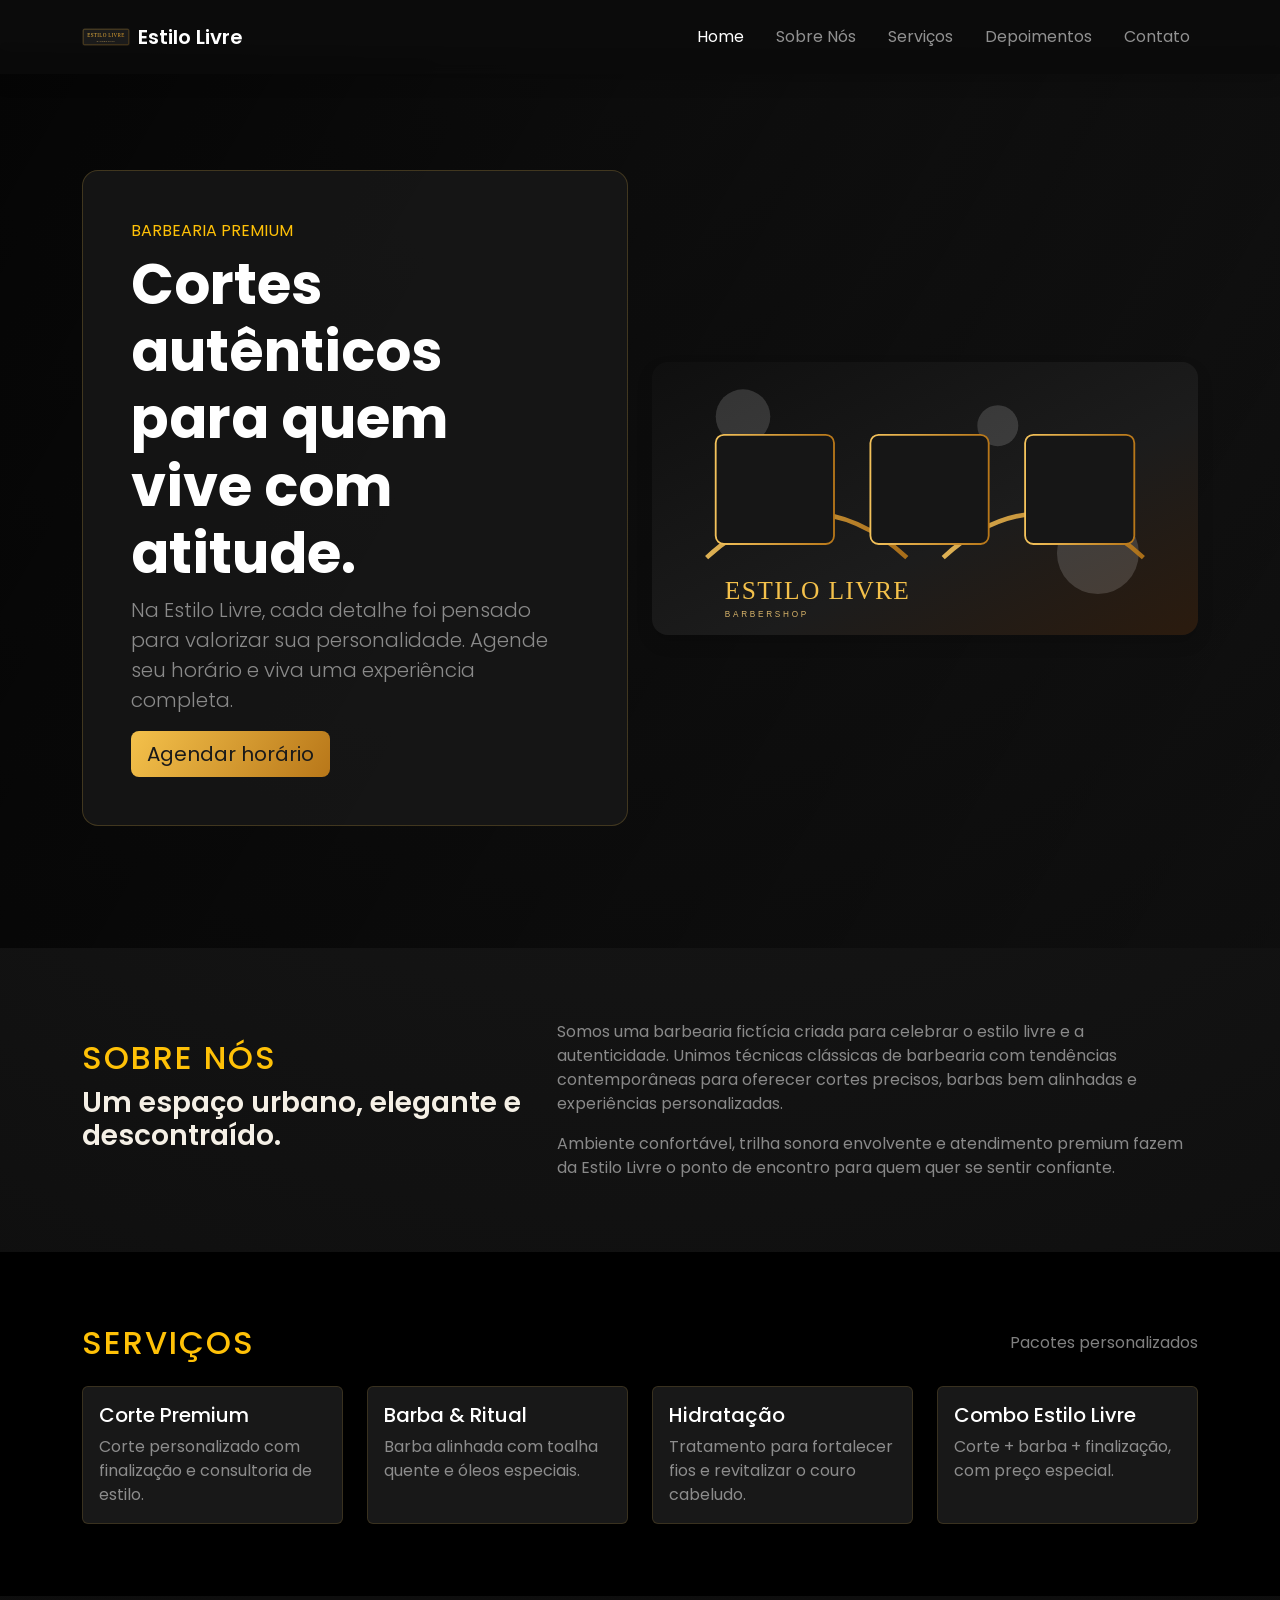
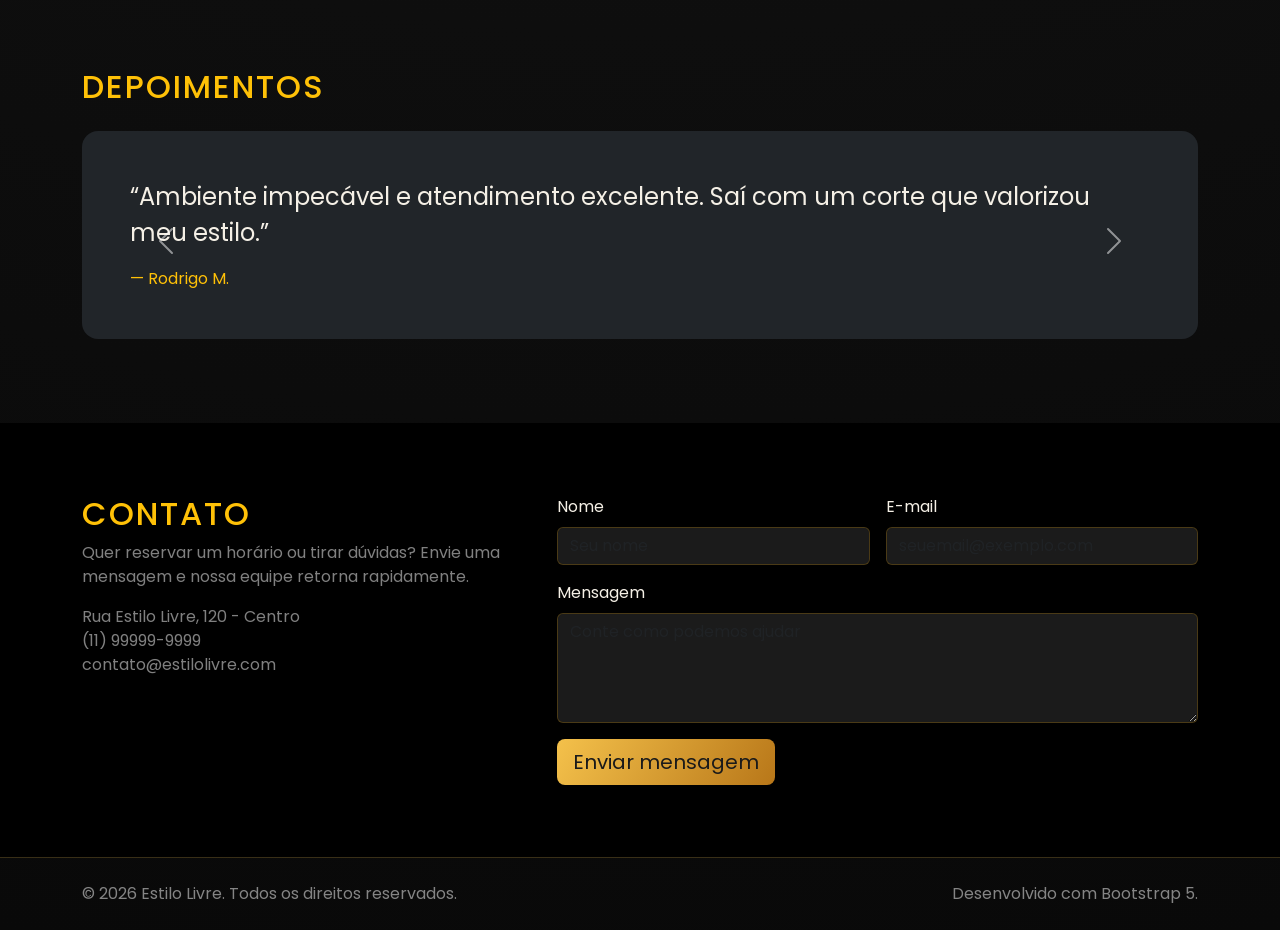
<file: index.html>
﻿<!doctype html>
<html lang="pt-br">
  <head>
    <meta charset="utf-8">
    <meta name="viewport" content="width=device-width, initial-scale=1">
    <title>Estilo Livre | Barbearia</title>
    <link rel="preconnect" href="https://fonts.googleapis.com">
    <link rel="preconnect" href="https://fonts.gstatic.com" crossorigin>
    <link href="https://fonts.googleapis.com/css2?family=Poppins:wght@300;400;500;600;700&display=swap" rel="stylesheet">
    <link href="https://cdn.jsdelivr.net/npm/bootstrap@5.3.3/dist/css/bootstrap.min.css" rel="stylesheet">
    <link href="css/style.css" rel="stylesheet">
  </head>
  <body>
    <header class="navbar navbar-expand-lg navbar-dark fixed-top shadow">
      <div class="container">
        <a class="navbar-brand d-flex align-items-center gap-2" href="#home">
          <img src="img/logo.svg" alt="Logo Estilo Livre" width="48" height="48">
          <span class="fw-semibold">Estilo Livre</span>
        </a>
        <button class="navbar-toggler" type="button" data-bs-toggle="collapse" data-bs-target="#menu" aria-controls="menu" aria-expanded="false" aria-label="Alternar navegação">
          <span class="navbar-toggler-icon"></span>
        </button>
        <nav class="collapse navbar-collapse justify-content-end" id="menu">
          <ul class="navbar-nav gap-lg-3">
            <li class="nav-item"><a class="nav-link" href="#home">Home</a></li>
            <li class="nav-item"><a class="nav-link" href="#sobre">Sobre Nós</a></li>
            <li class="nav-item"><a class="nav-link" href="#servicos">Serviços</a></li>
            <li class="nav-item"><a class="nav-link" href="#depoimentos">Depoimentos</a></li>
            <li class="nav-item"><a class="nav-link" href="#contato">Contato</a></li>
          </ul>
        </nav>
      </div>
    </header>

    <main class="pt-5" data-bs-spy="scroll" data-bs-target="#menu" tabindex="0">
      <section id="home" class="hero min-vh-100 d-flex align-items-center text-white">
        <div class="container py-5">
          <div class="row align-items-center g-4">
            <div class="col-lg-6">
              <div class="hero-card p-4 p-lg-5 rounded-4">
                <p class="text-uppercase text-warning mb-2">Barbearia premium</p>
                <h1 class="display-4 fw-bold">Cortes autênticos para quem vive com atitude.</h1>
                <p class="lead text-white-50">Na Estilo Livre, cada detalhe foi pensado para valorizar sua personalidade. Agende seu horário e viva uma experiência completa.</p>
                <a class="btn btn-accent btn-lg" href="#contato">Agendar horário</a>
              </div>
            </div>
            <div class="col-lg-6">
              <img class="img-fluid rounded-4 shadow" src="img/hero.svg" alt="Interior moderno da barbearia">
            </div>
          </div>
        </div>
      </section>

      <section id="sobre" class="py-5">
        <div class="container py-4">
          <div class="row align-items-center g-4">
            <div class="col-lg-5">
              <h2 class="section-title text-warning">Sobre nós</h2>
              <h3 class="fw-semibold">Um espaço urbano, elegante e descontraído.</h3>
            </div>
            <div class="col-lg-7">
              <p class="text-white-50">Somos uma barbearia fictícia criada para celebrar o estilo livre e a autenticidade. Unimos técnicas clássicas de barbearia com tendências contemporâneas para oferecer cortes precisos, barbas bem alinhadas e experiências personalizadas.</p>
              <p class="text-white-50 mb-0">Ambiente confortável, trilha sonora envolvente e atendimento premium fazem da Estilo Livre o ponto de encontro para quem quer se sentir confiante.</p>
            </div>
          </div>
        </div>
      </section>

      <section id="servicos" class="py-5 bg-black">
        <div class="container py-4">
          <div class="d-flex justify-content-between align-items-center mb-4">
            <h2 class="section-title text-warning mb-0">Serviços</h2>
            <span class="text-white-50">Pacotes personalizados</span>
          </div>
          <div class="row g-4">
            <div class="col-md-6 col-lg-3">
              <div class="card service-card h-100 text-white">
                <div class="card-body">
                  <h5 class="card-title">Corte Premium</h5>
                  <p class="card-text text-white-50">Corte personalizado com finalização e consultoria de estilo.</p>
                </div>
              </div>
            </div>
            <div class="col-md-6 col-lg-3">
              <div class="card service-card h-100 text-white">
                <div class="card-body">
                  <h5 class="card-title">Barba & Ritual</h5>
                  <p class="card-text text-white-50">Barba alinhada com toalha quente e óleos especiais.</p>
                </div>
              </div>
            </div>
            <div class="col-md-6 col-lg-3">
              <div class="card service-card h-100 text-white">
                <div class="card-body">
                  <h5 class="card-title">Hidratação</h5>
                  <p class="card-text text-white-50">Tratamento para fortalecer fios e revitalizar o couro cabeludo.</p>
                </div>
              </div>
            </div>
            <div class="col-md-6 col-lg-3">
              <div class="card service-card h-100 text-white">
                <div class="card-body">
                  <h5 class="card-title">Combo Estilo Livre</h5>
                  <p class="card-text text-white-50">Corte + barba + finalização, com preço especial.</p>
                </div>
              </div>
            </div>
          </div>
        </div>
      </section>

      <section id="depoimentos" class="py-5">
        <div class="container py-4">
          <h2 class="section-title text-warning mb-4">Depoimentos</h2>
          <div id="carouselDepoimentos" class="carousel slide" data-bs-ride="carousel">
            <div class="carousel-inner">
              <div class="carousel-item active">
                <div class="p-4 p-lg-5 rounded-4 bg-dark">
                  <p class="fs-4">“Ambiente impecável e atendimento excelente. Saí com um corte que valorizou meu estilo.”</p>
                  <p class="text-warning mb-0">— Rodrigo M.</p>
                </div>
              </div>
              <div class="carousel-item">
                <div class="p-4 p-lg-5 rounded-4 bg-dark">
                  <p class="fs-4">“A barba ficou perfeita e o ritual com toalha quente é sensacional.”</p>
                  <p class="text-warning mb-0">— Camila S.</p>
                </div>
              </div>
              <div class="carousel-item">
                <div class="p-4 p-lg-5 rounded-4 bg-dark">
                  <p class="fs-4">“Time muito atencioso. A experiência inteira transmite sofisticação.”</p>
                  <p class="text-warning mb-0">— Felipe R.</p>
                </div>
              </div>
            </div>
            <button class="carousel-control-prev" type="button" data-bs-target="#carouselDepoimentos" data-bs-slide="prev">
              <span class="carousel-control-prev-icon" aria-hidden="true"></span>
              <span class="visually-hidden">Anterior</span>
            </button>
            <button class="carousel-control-next" type="button" data-bs-target="#carouselDepoimentos" data-bs-slide="next">
              <span class="carousel-control-next-icon" aria-hidden="true"></span>
              <span class="visually-hidden">Próximo</span>
            </button>
          </div>
        </div>
      </section>

      <section id="contato" class="py-5 bg-black">
        <div class="container py-4">
          <div class="row g-4">
            <div class="col-lg-5">
              <h2 class="section-title text-warning">Contato</h2>
              <p class="text-white-50">Quer reservar um horário ou tirar dúvidas? Envie uma mensagem e nossa equipe retorna rapidamente.</p>
              <ul class="list-unstyled text-white-50">
                <li>Rua Estilo Livre, 120 - Centro</li>
                <li>(11) 99999-9999</li>
                <li>contato@estilolivre.com</li>
              </ul>
            </div>
            <div class="col-lg-7">
              <form class="row g-3">
                <div class="col-md-6">
                  <label for="nome" class="form-label">Nome</label>
                  <input type="text" class="form-control" id="nome" placeholder="Seu nome">
                </div>
                <div class="col-md-6">
                  <label for="email" class="form-label">E-mail</label>
                  <input type="email" class="form-control" id="email" placeholder="seuemail@exemplo.com">
                </div>
                <div class="col-12">
                  <label for="mensagem" class="form-label">Mensagem</label>
                  <textarea class="form-control" id="mensagem" rows="4" placeholder="Conte como podemos ajudar"></textarea>
                </div>
                <div class="col-12">
                  <button type="submit" class="btn btn-accent btn-lg">Enviar mensagem</button>
                </div>
              </form>
            </div>
          </div>
        </div>
      </section>
    </main>

    <footer class="py-4">
      <div class="container d-flex flex-column flex-md-row align-items-center justify-content-between">
        <span class="text-white-50">© 2026 Estilo Livre. Todos os direitos reservados.</span>
        <span class="text-white-50">Desenvolvido com Bootstrap 5.</span>
      </div>
    </footer>

    <script src="https://cdn.jsdelivr.net/npm/bootstrap@5.3.3/dist/js/bootstrap.bundle.min.js"></script>
  </body>
</html>
</file>
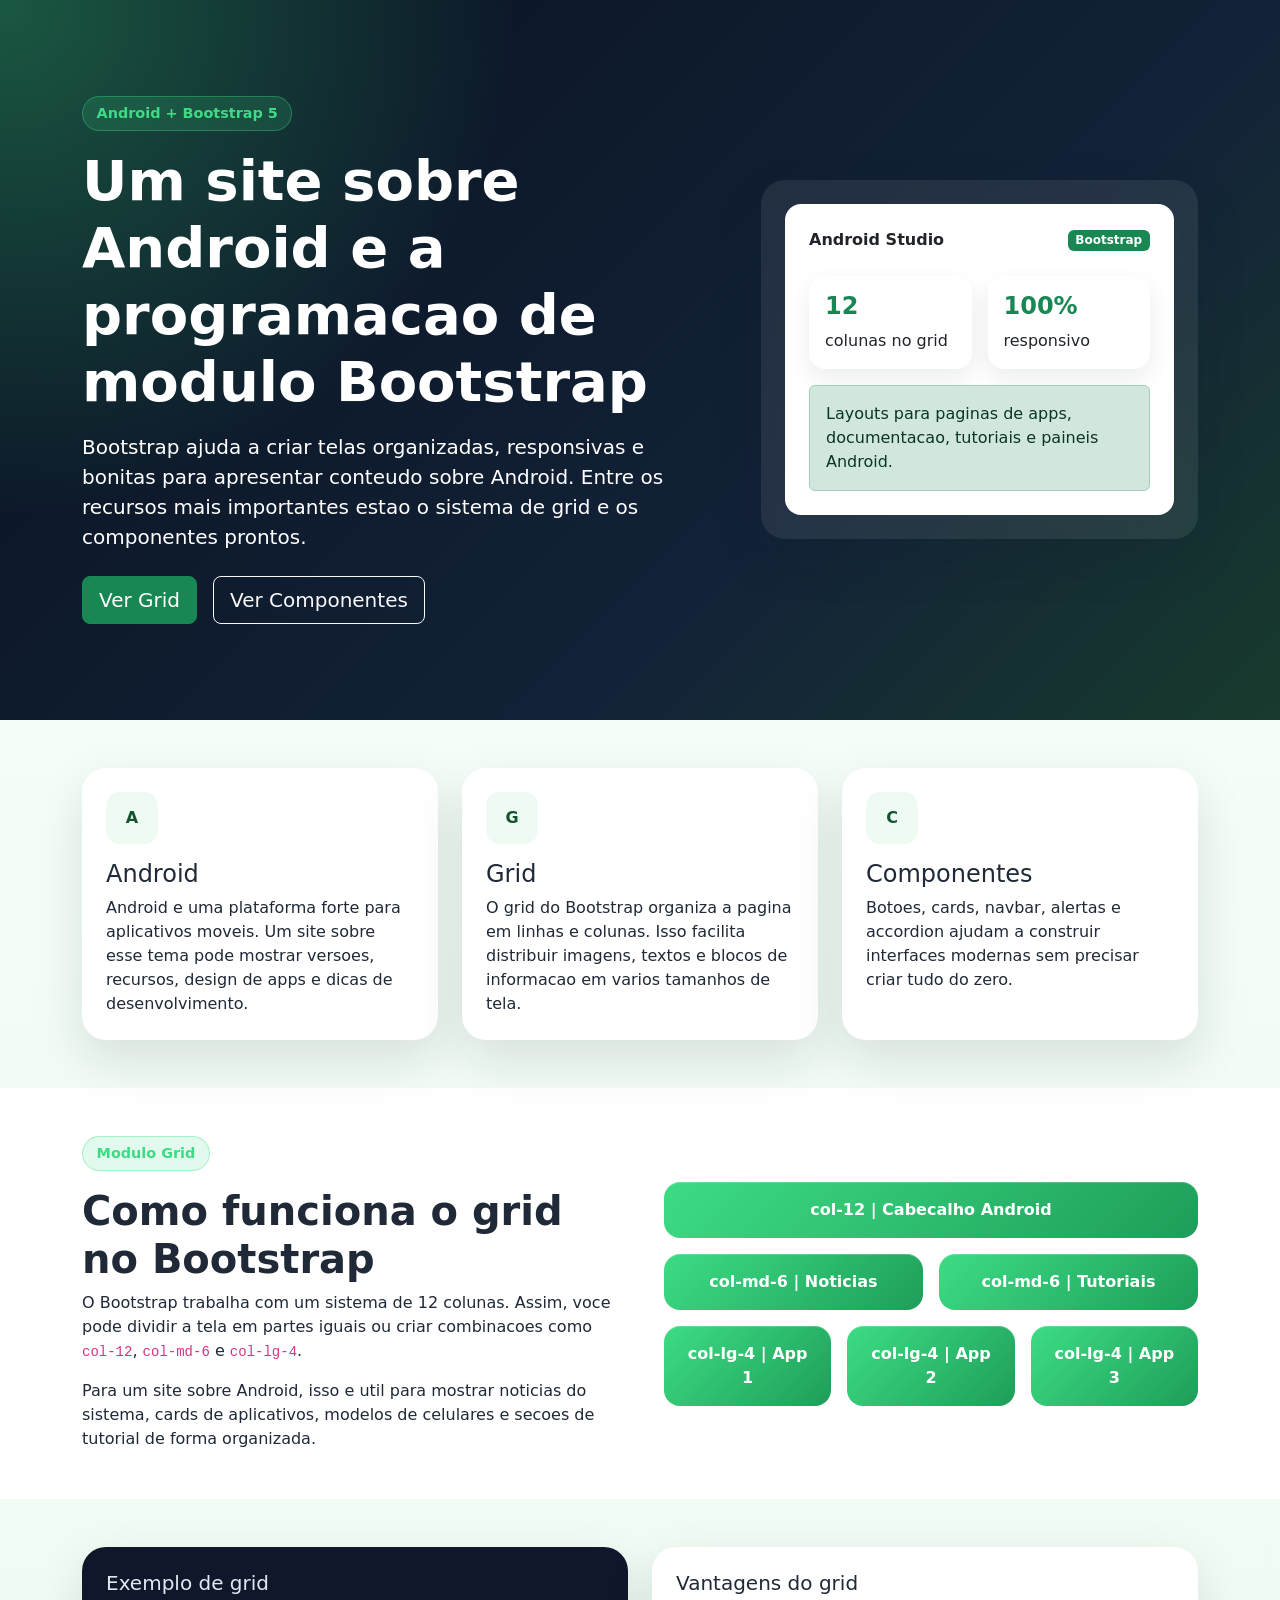
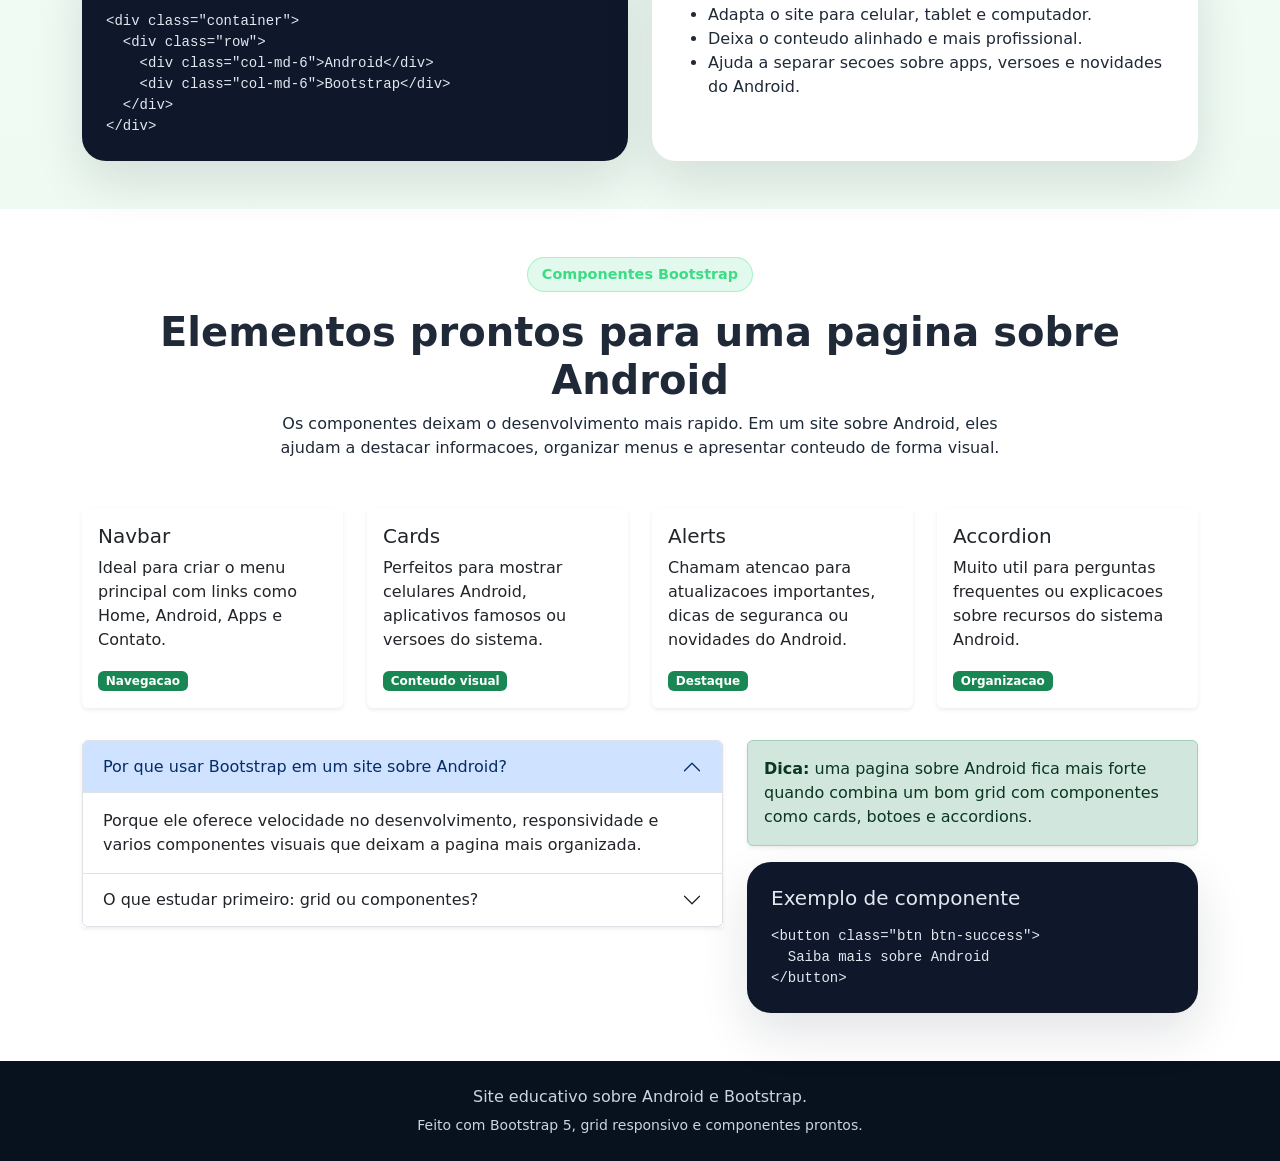
<file: op/android-bootstrap-site.html>
﻿<!DOCTYPE html>
<html lang="pt-BR">
<head>
    <meta charset="UTF-8">
    <meta name="viewport" content="width=device-width, initial-scale=1.0">
    <title>Android e Bootstrap</title>
    <link href="https://cdn.jsdelivr.net/npm/bootstrap@5.3.3/dist/css/bootstrap.min.css" rel="stylesheet">
    <style>
        :root {
            --android-green: #3ddc84;
            --android-dark: #0f172a;
            --soft-bg: #eefbf3;
            --accent: #14532d;
        }

        body {
            background: linear-gradient(180deg, #f8fff9 0%, #e9f8ef 100%);
            color: #1f2937;
        }

        .hero {
            background: radial-gradient(circle at top left, rgba(61, 220, 132, 0.35), transparent 35%),
                        linear-gradient(135deg, #08121f, #132238 65%, #173b2d);
            color: #fff;
        }

        .hero-badge,
        .section-tag {
            display: inline-block;
            background: rgba(61, 220, 132, 0.15);
            color: var(--android-green);
            border: 1px solid rgba(61, 220, 132, 0.35);
            border-radius: 999px;
            padding: 0.35rem 0.85rem;
            font-size: 0.9rem;
            font-weight: 600;
        }

        .hero-phone,
        .info-card,
        .code-card {
            border: 0;
            border-radius: 1.5rem;
            box-shadow: 0 20px 50px rgba(15, 23, 42, 0.12);
        }

        .hero-phone {
            background: rgba(255, 255, 255, 0.08);
            backdrop-filter: blur(8px);
        }

        .stat-box {
            background: #fff;
            border-radius: 1rem;
            padding: 1rem;
            height: 100%;
            box-shadow: 0 10px 24px rgba(15, 23, 42, 0.08);
        }

        .feature-icon {
            width: 52px;
            height: 52px;
            display: inline-flex;
            align-items: center;
            justify-content: center;
            border-radius: 14px;
            background: var(--soft-bg);
            color: var(--accent);
            font-weight: 700;
        }

        .android-grid-demo .demo-block {
            background: linear-gradient(135deg, #3ddc84, #1e9e59);
            color: #fff;
            border-radius: 1rem;
            padding: 1rem;
            text-align: center;
            font-weight: 600;
            box-shadow: inset 0 1px 0 rgba(255, 255, 255, 0.2);
        }

        .code-card {
            background: #0f172a;
            color: #e2e8f0;
        }

        pre {
            margin: 0;
            white-space: pre-wrap;
        }

        footer {
            background: #08121f;
            color: #cbd5e1;
        }
    </style>
</head>
<body>
    <section class="hero py-5">
        <div class="container py-5">
            <div class="row align-items-center g-5">
                <div class="col-lg-7">
                    <span class="hero-badge mb-3">Android + Bootstrap 5</span>
                    <h1 class="display-4 fw-bold mb-3">Um site sobre Android e a programacao de modulo Bootstrap</h1>
                    <p class="lead mb-4">Bootstrap ajuda a criar telas organizadas, responsivas e bonitas para apresentar conteudo sobre Android. Entre os recursos mais importantes estao o sistema de <strong>grid</strong> e os <strong>componentes prontos</strong>.</p>
                    <div class="d-flex flex-wrap gap-3">
                        <a href="#grid" class="btn btn-success btn-lg">Ver Grid</a>
                        <a href="#componentes" class="btn btn-outline-light btn-lg">Ver Componentes</a>
                    </div>
                </div>
                <div class="col-lg-5">
                    <div class="hero-phone p-4">
                        <div class="bg-white text-dark rounded-4 p-4">
                            <div class="d-flex justify-content-between align-items-center mb-4">
                                <strong>Android Studio</strong>
                                <span class="badge text-bg-success">Bootstrap</span>
                            </div>
                            <div class="row g-3">
                                <div class="col-6">
                                    <div class="stat-box">
                                        <h2 class="h4 fw-bold text-success">12</h2>
                                        <p class="mb-0">colunas no grid</p>
                                    </div>
                                </div>
                                <div class="col-6">
                                    <div class="stat-box">
                                        <h2 class="h4 fw-bold text-success">100%</h2>
                                        <p class="mb-0">responsivo</p>
                                    </div>
                                </div>
                                <div class="col-12">
                                    <div class="alert alert-success mb-0">
                                        Layouts para paginas de apps, documentacao, tutoriais e paineis Android.
                                    </div>
                                </div>
                            </div>
                        </div>
                    </div>
                </div>
            </div>
        </div>
    </section>

    <main>
        <section class="py-5">
            <div class="container">
                <div class="row g-4">
                    <div class="col-md-4">
                        <div class="info-card bg-white p-4 h-100">
                            <div class="feature-icon mb-3">A</div>
                            <h2 class="h4">Android</h2>
                            <p class="mb-0">Android e uma plataforma forte para aplicativos moveis. Um site sobre esse tema pode mostrar versoes, recursos, design de apps e dicas de desenvolvimento.</p>
                        </div>
                    </div>
                    <div class="col-md-4">
                        <div class="info-card bg-white p-4 h-100">
                            <div class="feature-icon mb-3">G</div>
                            <h2 class="h4">Grid</h2>
                            <p class="mb-0">O grid do Bootstrap organiza a pagina em linhas e colunas. Isso facilita distribuir imagens, textos e blocos de informacao em varios tamanhos de tela.</p>
                        </div>
                    </div>
                    <div class="col-md-4">
                        <div class="info-card bg-white p-4 h-100">
                            <div class="feature-icon mb-3">C</div>
                            <h2 class="h4">Componentes</h2>
                            <p class="mb-0">Botoes, cards, navbar, alertas e accordion ajudam a construir interfaces modernas sem precisar criar tudo do zero.</p>
                        </div>
                    </div>
                </div>
            </div>
        </section>

        <section id="grid" class="py-5 bg-white">
            <div class="container">
                <div class="row align-items-center g-5">
                    <div class="col-lg-6">
                        <span class="section-tag mb-3">Modulo Grid</span>
                        <h2 class="display-6 fw-bold">Como funciona o grid no Bootstrap</h2>
                        <p>O Bootstrap trabalha com um sistema de 12 colunas. Assim, voce pode dividir a tela em partes iguais ou criar combinacoes como <code>col-12</code>, <code>col-md-6</code> e <code>col-lg-4</code>.</p>
                        <p class="mb-0">Para um site sobre Android, isso e util para mostrar noticias do sistema, cards de aplicativos, modelos de celulares e secoes de tutorial de forma organizada.</p>
                    </div>
                    <div class="col-lg-6">
                        <div class="android-grid-demo">
                            <div class="row g-3">
                                <div class="col-12">
                                    <div class="demo-block">col-12 | Cabecalho Android</div>
                                </div>
                                <div class="col-md-6">
                                    <div class="demo-block">col-md-6 | Noticias</div>
                                </div>
                                <div class="col-md-6">
                                    <div class="demo-block">col-md-6 | Tutoriais</div>
                                </div>
                                <div class="col-lg-4">
                                    <div class="demo-block">col-lg-4 | App 1</div>
                                </div>
                                <div class="col-lg-4">
                                    <div class="demo-block">col-lg-4 | App 2</div>
                                </div>
                                <div class="col-lg-4">
                                    <div class="demo-block">col-lg-4 | App 3</div>
                                </div>
                            </div>
                        </div>
                    </div>
                </div>
            </div>
        </section>

        <section class="py-5">
            <div class="container">
                <div class="row g-4">
                    <div class="col-lg-6">
                        <div class="code-card p-4 h-100">
                            <h3 class="h5 mb-3">Exemplo de grid</h3>
<pre><code>&lt;div class="container"&gt;
  &lt;div class="row"&gt;
    &lt;div class="col-md-6"&gt;Android&lt;/div&gt;
    &lt;div class="col-md-6"&gt;Bootstrap&lt;/div&gt;
  &lt;/div&gt;
&lt;/div&gt;</code></pre>
                        </div>
                    </div>
                    <div class="col-lg-6">
                        <div class="info-card bg-white p-4 h-100">
                            <h3 class="h5">Vantagens do grid</h3>
                            <ul class="mb-0">
                                <li>Adapta o site para celular, tablet e computador.</li>
                                <li>Deixa o conteudo alinhado e mais profissional.</li>
                                <li>Ajuda a separar secoes sobre apps, versoes e novidades do Android.</li>
                            </ul>
                        </div>
                    </div>
                </div>
            </div>
        </section>

        <section id="componentes" class="py-5 bg-white">
            <div class="container">
                <div class="text-center mb-5">
                    <span class="section-tag mb-3">Componentes Bootstrap</span>
                    <h2 class="display-6 fw-bold">Elementos prontos para uma pagina sobre Android</h2>
                    <p class="mx-auto" style="max-width: 760px;">Os componentes deixam o desenvolvimento mais rapido. Em um site sobre Android, eles ajudam a destacar informacoes, organizar menus e apresentar conteudo de forma visual.</p>
                </div>

                <div class="row g-4">
                    <div class="col-md-6 col-xl-3">
                        <div class="card h-100 border-0 shadow-sm">
                            <div class="card-body">
                                <h3 class="h5 card-title">Navbar</h3>
                                <p class="card-text">Ideal para criar o menu principal com links como Home, Android, Apps e Contato.</p>
                                <span class="badge text-bg-success">Navegacao</span>
                            </div>
                        </div>
                    </div>
                    <div class="col-md-6 col-xl-3">
                        <div class="card h-100 border-0 shadow-sm">
                            <div class="card-body">
                                <h3 class="h5 card-title">Cards</h3>
                                <p class="card-text">Perfeitos para mostrar celulares Android, aplicativos famosos ou versoes do sistema.</p>
                                <span class="badge text-bg-success">Conteudo visual</span>
                            </div>
                        </div>
                    </div>
                    <div class="col-md-6 col-xl-3">
                        <div class="card h-100 border-0 shadow-sm">
                            <div class="card-body">
                                <h3 class="h5 card-title">Alerts</h3>
                                <p class="card-text">Chamam atencao para atualizacoes importantes, dicas de seguranca ou novidades do Android.</p>
                                <span class="badge text-bg-success">Destaque</span>
                            </div>
                        </div>
                    </div>
                    <div class="col-md-6 col-xl-3">
                        <div class="card h-100 border-0 shadow-sm">
                            <div class="card-body">
                                <h3 class="h5 card-title">Accordion</h3>
                                <p class="card-text">Muito util para perguntas frequentes ou explicacoes sobre recursos do sistema Android.</p>
                                <span class="badge text-bg-success">Organizacao</span>
                            </div>
                        </div>
                    </div>
                </div>

                <div class="row g-4 mt-2">
                    <div class="col-lg-7">
                        <div class="accordion shadow-sm" id="androidFaq">
                            <div class="accordion-item">
                                <h2 class="accordion-header">
                                    <button class="accordion-button" type="button" data-bs-toggle="collapse" data-bs-target="#itemOne">
                                        Por que usar Bootstrap em um site sobre Android?
                                    </button>
                                </h2>
                                <div id="itemOne" class="accordion-collapse collapse show" data-bs-parent="#androidFaq">
                                    <div class="accordion-body">
                                        Porque ele oferece velocidade no desenvolvimento, responsividade e varios componentes visuais que deixam a pagina mais organizada.
                                    </div>
                                </div>
                            </div>
                            <div class="accordion-item">
                                <h2 class="accordion-header">
                                    <button class="accordion-button collapsed" type="button" data-bs-toggle="collapse" data-bs-target="#itemTwo">
                                        O que estudar primeiro: grid ou componentes?
                                    </button>
                                </h2>
                                <div id="itemTwo" class="accordion-collapse collapse" data-bs-parent="#androidFaq">
                                    <div class="accordion-body">
                                        O ideal e comecar pelo grid, porque ele define a estrutura da pagina. Depois, os componentes entram para enriquecer a interface.
                                    </div>
                                </div>
                            </div>
                        </div>
                    </div>
                    <div class="col-lg-5">
                        <div class="alert alert-success shadow-sm" role="alert">
                            <strong>Dica:</strong> uma pagina sobre Android fica mais forte quando combina um bom grid com componentes como cards, botoes e accordions.
                        </div>
                        <div class="code-card p-4 mt-3">
                            <h3 class="h5 mb-3">Exemplo de componente</h3>
<pre><code>&lt;button class="btn btn-success"&gt;
  Saiba mais sobre Android
&lt;/button&gt;</code></pre>
                        </div>
                    </div>
                </div>
            </div>
        </section>
    </main>

    <footer class="py-4">
        <div class="container text-center">
            <p class="mb-1">Site educativo sobre Android e Bootstrap.</p>
            <small>Feito com Bootstrap 5, grid responsivo e componentes prontos.</small>
        </div>
    </footer>

    <script src="https://cdn.jsdelivr.net/npm/bootstrap@5.3.3/dist/js/bootstrap.bundle.min.js"></script>
</body>
</html>
</file>
<file: css/style.css>
﻿:root {
  --el-bg: #0f0f0f;
  --el-surface: #181818;
  --el-accent: #f4c14b;
  --el-accent-dark: #b87719;
  --el-text: #f5f0e6;
}

body {
  font-family: "Poppins", "Segoe UI", sans-serif;
  background: radial-gradient(circle at top, #1c1c1c 0%, #0f0f0f 55%, #090909 100%);
  color: var(--el-text);
}

.navbar {
  background: rgba(10, 10, 10, 0.9);
  backdrop-filter: blur(6px);
}

.hero {
  background: linear-gradient(120deg, rgba(0, 0, 0, 0.78), rgba(0, 0, 0, 0.2));
}

.hero-card {
  background: rgba(24, 24, 24, 0.8);
  border: 1px solid rgba(244, 193, 75, 0.2);
}

.section-title {
  letter-spacing: 2px;
  text-transform: uppercase;
}

.service-card {
  background: var(--el-surface);
  border: 1px solid rgba(244, 193, 75, 0.15);
}

.carousel-item {
  min-height: 220px;
}

.form-control,
.form-control:focus {
  background-color: #1b1b1b;
  border-color: rgba(244, 193, 75, 0.3);
  color: var(--el-text);
}

.btn-accent {
  background: linear-gradient(120deg, var(--el-accent), var(--el-accent-dark));
  color: #1a1a1a;
  border: none;
}

footer {
  border-top: 1px solid rgba(244, 193, 75, 0.2);
}
</file>
